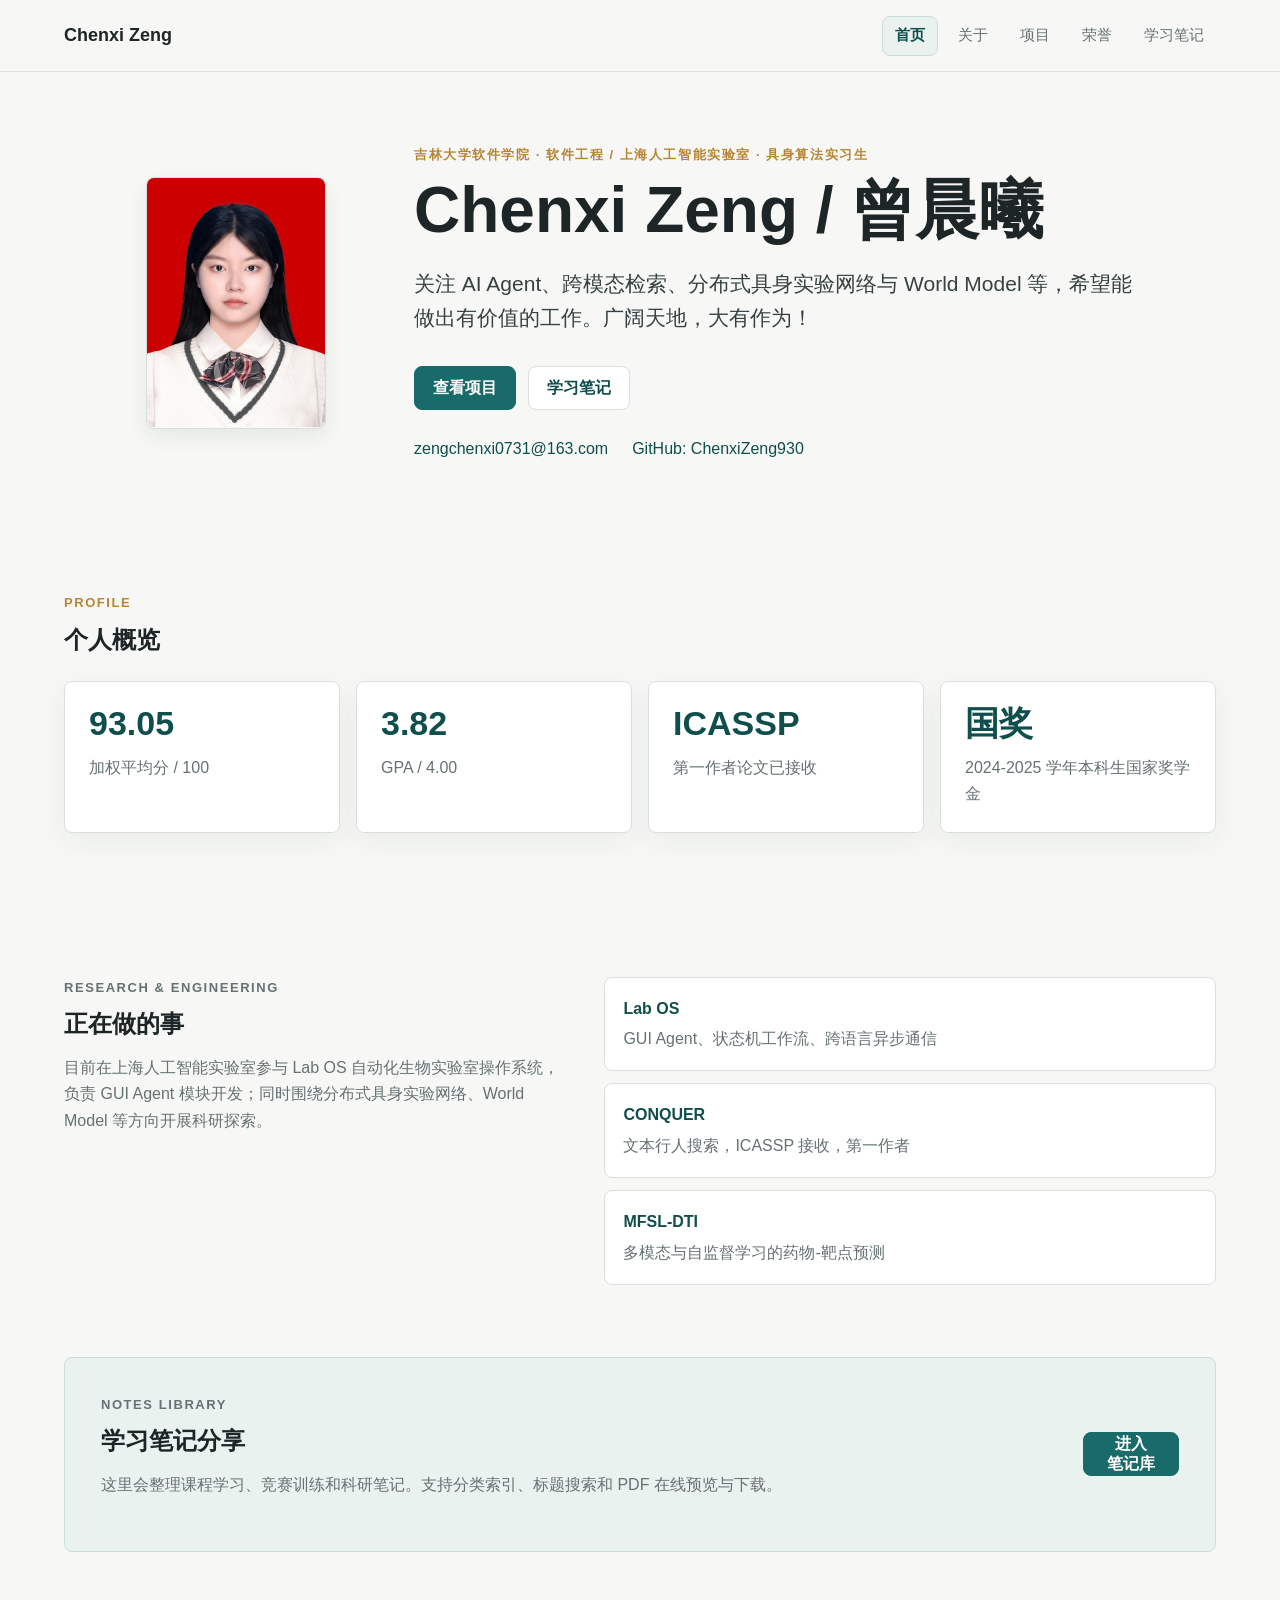
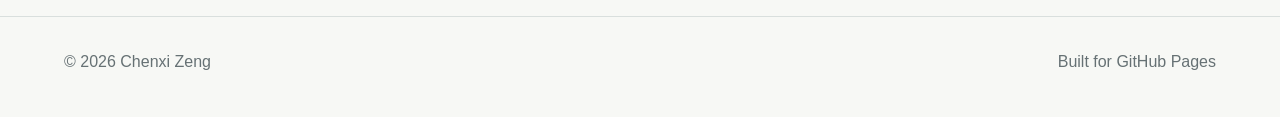
<file: index.html>
<!doctype html>
<html lang="zh-CN">
  <head>
    <meta charset="utf-8">
    <meta name="viewport" content="width=device-width, initial-scale=1">
    <title>Chenxi Zeng / 曾晨曦</title>
    <meta name="description" content="Chenxi Zeng / 曾晨曦的个人网站：软件工程、AI Agent、跨模态检索、生物医药 AI 与学习笔记。">
    <link rel="stylesheet" href="styles.css?v=20260621-hero-spacing">
  </head>
  <body>
    <header class="site-header">
      <a class="brand" href="index.html">Chenxi Zeng</a>
      <nav class="nav" aria-label="主导航">
        
        <a class="home-link" aria-current="page" href="index.html">首页</a>
        <a href="about.html">关于</a>
        <a href="projects.html">项目</a>
        <a href="honors.html">荣誉</a>
        <a href="notes.html">学习笔记</a>
      </nav>
    </header>

    <main>
      <section class="hero">
        <div class="portrait-wrap" aria-label="Chenxi Zeng 证件照">
          <img src="assets/chenxi-zeng-portrait.jpg" alt="Chenxi Zeng / 曾晨曦">
        </div>
        <div class="hero-copy">
          <p class="eyebrow">吉林大学软件学院 · 软件工程 / 上海人工智能实验室 · 具身算法实习生</p>
          <h1>Chenxi Zeng / 曾晨曦</h1>
          <p class="lead">
            关注 AI Agent、跨模态检索、分布式具身实验网络与 World Model 等，希望能做出有价值的工作。广阔天地，大有作为！
          </p>
          <div class="hero-actions">
            <a class="button primary" href="projects.html">查看项目</a>
            <a class="button secondary" href="notes.html">学习笔记</a>
          </div>
          <div class="contact-row" aria-label="联系方式">
            <a href="mailto:zengchenxi0731@163.com">zengchenxi0731@163.com</a>
            <a href="https://github.com/ChenxiZeng930">GitHub: ChenxiZeng930</a>
          </div>
        </div>
      </section>

      <section class="section">
        <div class="section-head">
          <p class="eyebrow">Profile</p>
          <h2>个人概览</h2>
        </div>
        <div class="metric-grid">
          <article class="metric">
            <span>93.05</span>
            <p>加权平均分 / 100</p>
          </article>
          <article class="metric">
            <span>3.82</span>
            <p>GPA / 4.00</p>
          </article>
          <article class="metric">
            <span>ICASSP</span>
            <p>第一作者论文已接收</p>
          </article>
          <article class="metric">
            <span>国奖</span>
            <p>2024-2025 学年本科生国家奖学金</p>
          </article>
        </div>
      </section>

      <section class="section split">
        <div>
          <p class="eyebrow">Research & Engineering</p>
          <h2>正在做的事</h2>
          <p>
            目前在上海人工智能实验室参与 Lab OS 自动化生物实验室操作系统，负责 GUI Agent 模块开发；同时围绕分布式具身实验网络、World Model 等方向开展科研探索。
          </p>
        </div>
        <div class="feature-list">
          <a class="feature-item" href="projects.html#lab-os">
            <strong>Lab OS</strong>
            <span>GUI Agent、状态机工作流、跨语言异步通信</span>
          </a>
          <a class="feature-item" href="projects.html#conquer">
            <strong>CONQUER</strong>
            <span>文本行人搜索，ICASSP 接收，第一作者</span>
          </a>
          <a class="feature-item" href="projects.html#mfsl-dti">
            <strong>MFSL-DTI</strong>
            <span>多模态与自监督学习的药物-靶点预测</span>
          </a>
        </div>
      </section>

      <section class="section notes-callout">
        <div>
          <p class="eyebrow">Notes Library</p>
          <h2>学习笔记分享</h2>
          <p>
            这里会整理课程学习、竞赛训练和科研笔记。支持分类索引、标题搜索和 PDF 在线预览与下载。
          </p>
        </div>
        <a class="button primary" href="notes.html">进入<br>笔记库</a>
      </section>
    </main>

    <footer class="site-footer">
      <span>© 2026 Chenxi Zeng</span>
      <span>Built for GitHub Pages</span>
    </footer>
  </body>
</html>
</file>
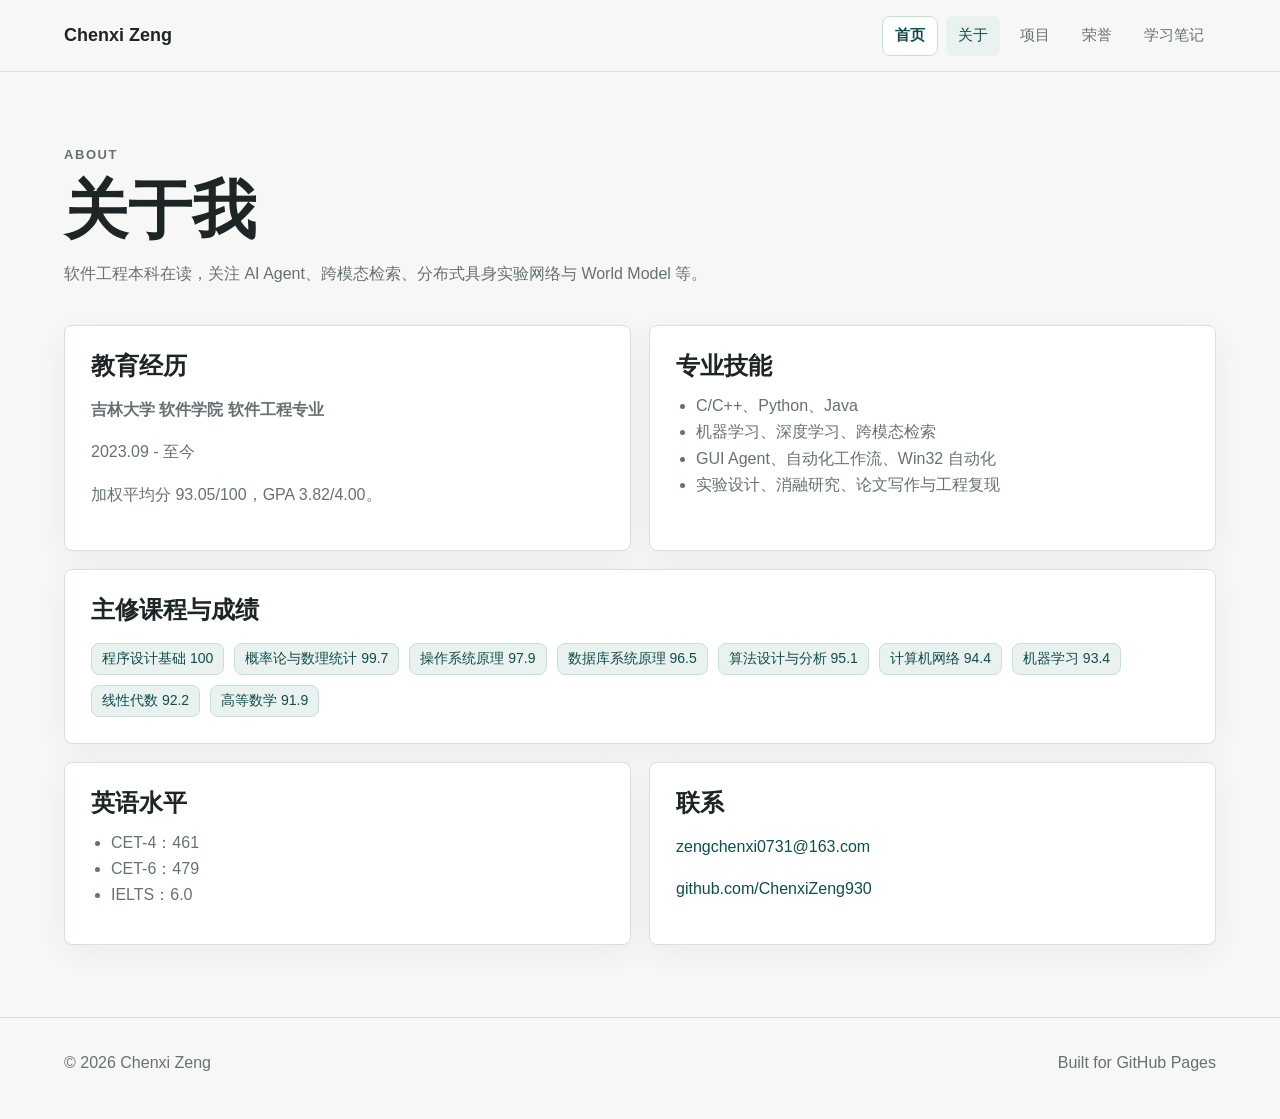
<file: about.html>
<!doctype html>
<html lang="zh-CN">
  <head>
    <meta charset="utf-8">
    <meta name="viewport" content="width=device-width, initial-scale=1">
    <title>关于 - Chenxi Zeng</title>
    <link rel="stylesheet" href="styles.css?v=20260621-hero-spacing">
  </head>
  <body>
    <header class="site-header">
      <a class="brand" href="index.html">Chenxi Zeng</a>
      <nav class="nav" aria-label="主导航">
        
        <a class="home-link" href="index.html">首页</a><a aria-current="page" href="about.html">关于</a>
        <a href="projects.html">项目</a>
        <a href="honors.html">荣誉</a>
        <a href="notes.html">学习笔记</a>
      </nav>
    </header>

    <main class="page">
      <section class="page-title">
        <p class="eyebrow">About</p>
        <h1>关于我</h1>
        <p>软件工程本科在读，关注 AI Agent、跨模态检索、分布式具身实验网络与 World Model 等。</p>
      </section>

      <section class="content-grid">
        <article class="panel">
          <h2>教育经历</h2>
          <p><strong>吉林大学 软件学院 软件工程专业</strong></p>
          <p>2023.09 - 至今</p>
          <p>加权平均分 93.05/100，GPA 3.82/4.00。</p>
        </article>

        <article class="panel">
          <h2>专业技能</h2>
          <ul class="clean-list">
            <li>C/C++、Python、Java</li>
            <li>机器学习、深度学习、跨模态检索</li>
            <li>GUI Agent、自动化工作流、Win32 自动化</li>
            <li>实验设计、消融研究、论文写作与工程复现</li>
          </ul>
        </article>

        <article class="panel wide">
          <h2>主修课程与成绩</h2>
          <div class="tag-list">
            <span>程序设计基础 100</span>
            <span>概率论与数理统计 99.7</span>
            <span>操作系统原理 97.9</span>
            <span>数据库系统原理 96.5</span>
            <span>算法设计与分析 95.1</span>
            <span>计算机网络 94.4</span>
            <span>机器学习 93.4</span>
            <span>线性代数 92.2</span>
            <span>高等数学 91.9</span>
          </div>
        </article>

        <article class="panel">
          <h2>英语水平</h2>
          <ul class="clean-list">
            <li>CET-4：461</li>
            <li>CET-6：479</li>
            <li>IELTS：6.0</li>
          </ul>
        </article>

        <article class="panel">
          <h2>联系</h2>
          <p><a href="mailto:zengchenxi0731@163.com">zengchenxi0731@163.com</a></p>
          <p><a href="https://github.com/ChenxiZeng930">github.com/ChenxiZeng930</a></p>
        </article>
      </section>
    </main>

    <footer class="site-footer">
      <span>© 2026 Chenxi Zeng</span>
      <span>Built for GitHub Pages</span>
    </footer>
  </body>
</html>
</file>
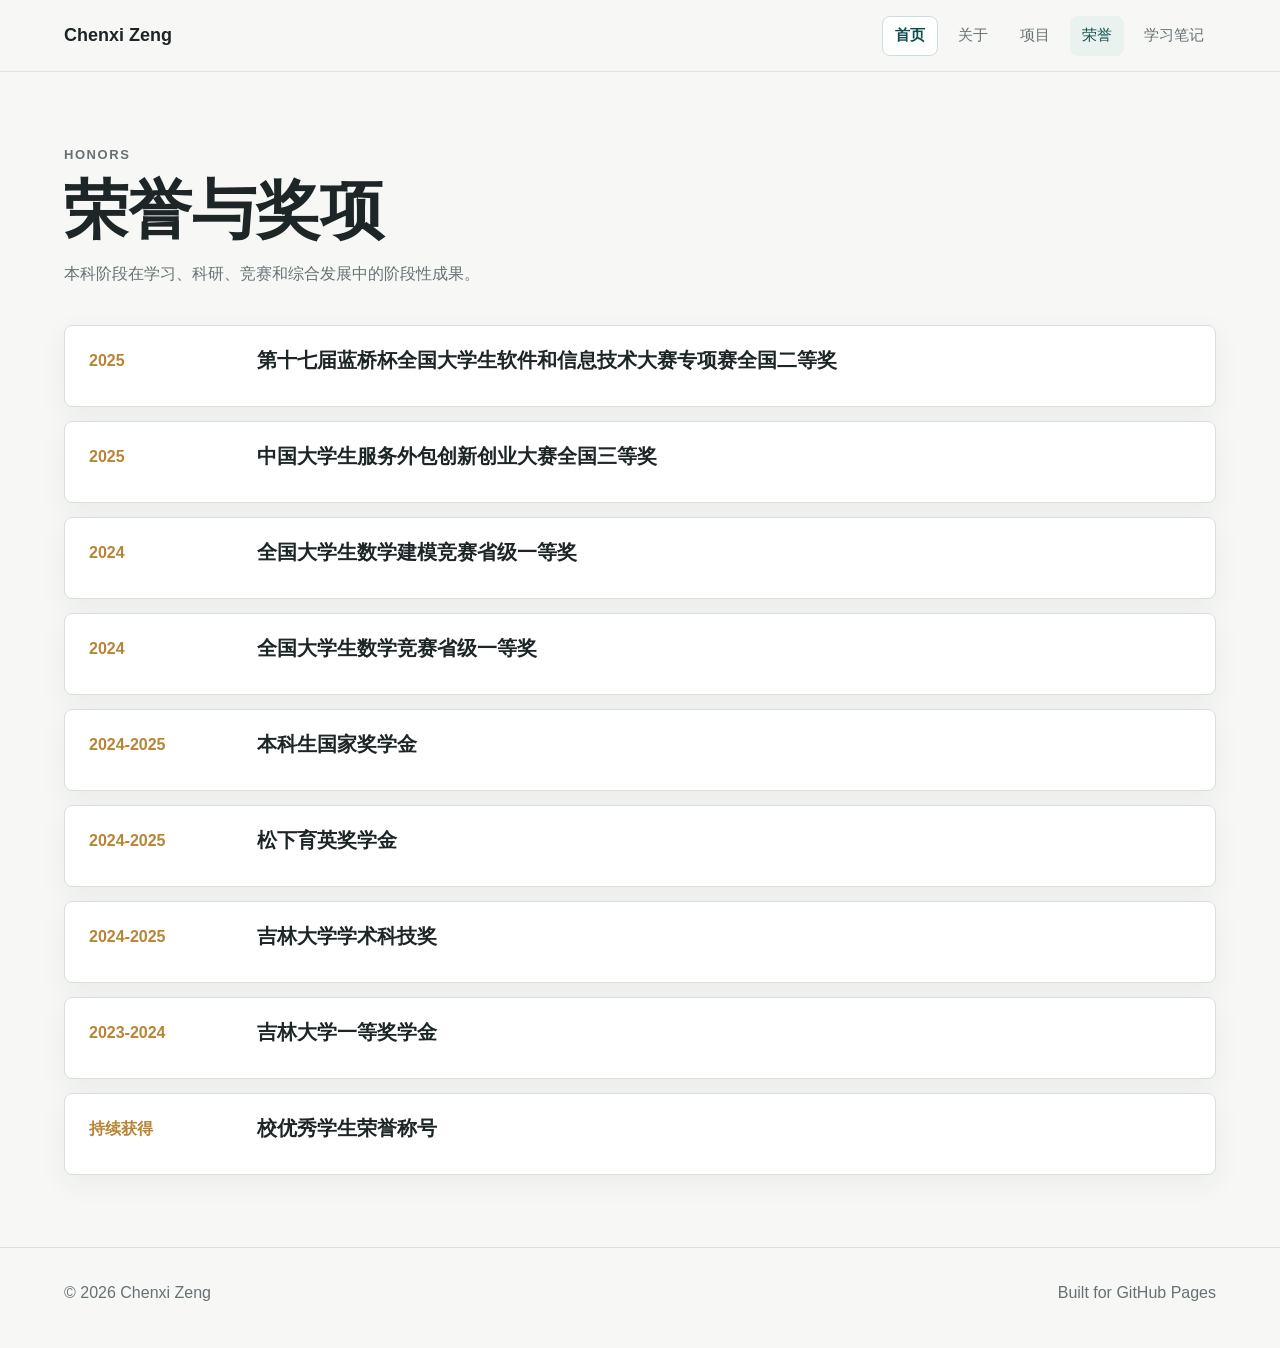
<file: honors.html>
<!doctype html>
<html lang="zh-CN">
  <head>
    <meta charset="utf-8">
    <meta name="viewport" content="width=device-width, initial-scale=1">
    <title>荣誉 - Chenxi Zeng</title>
    <link rel="stylesheet" href="styles.css?v=20260621-hero-spacing">
  </head>
  <body>
    <header class="site-header">
      <a class="brand" href="index.html">Chenxi Zeng</a>
      <nav class="nav" aria-label="主导航">
        
        <a class="home-link" href="index.html">首页</a>
        <a href="about.html">关于</a>
        <a href="projects.html">项目</a>
        <a aria-current="page" href="honors.html">荣誉</a>
        <a href="notes.html">学习笔记</a>
      </nav>
    </header>

    <main class="page">
      <section class="page-title">
        <p class="eyebrow">Honors</p>
        <h1>荣誉与奖项</h1>
        <p>本科阶段在学习、科研、竞赛和综合发展中的阶段性成果。</p>
      </section>

      <section class="timeline">
        <article>
          <span>2025</span>
          <h2>第十七届蓝桥杯全国大学生软件和信息技术大赛专项赛全国二等奖</h2>
        </article>
        <article>
          <span>2025</span>
          <h2>中国大学生服务外包创新创业大赛全国三等奖</h2>
        </article>
        <article>
          <span>2024</span>
          <h2>全国大学生数学建模竞赛省级一等奖</h2>
        </article>
        <article>
          <span>2024</span>
          <h2>全国大学生数学竞赛省级一等奖</h2>
        </article>
        <article>
          <span>2024-2025</span>
          <h2>本科生国家奖学金</h2>
        </article>
        <article>
          <span>2024-2025</span>
          <h2>松下育英奖学金</h2>
        </article>
        <article>
          <span>2024-2025</span>
          <h2>吉林大学学术科技奖</h2>
        </article>
        <article>
          <span>2023-2024</span>
          <h2>吉林大学一等奖学金</h2>
        </article>
        <article>
          <span>持续获得</span>
          <h2>校优秀学生荣誉称号</h2>
        </article>
      </section>
    </main>

    <footer class="site-footer">
      <span>© 2026 Chenxi Zeng</span>
      <span>Built for GitHub Pages</span>
    </footer>
  </body>
</html>
</file>
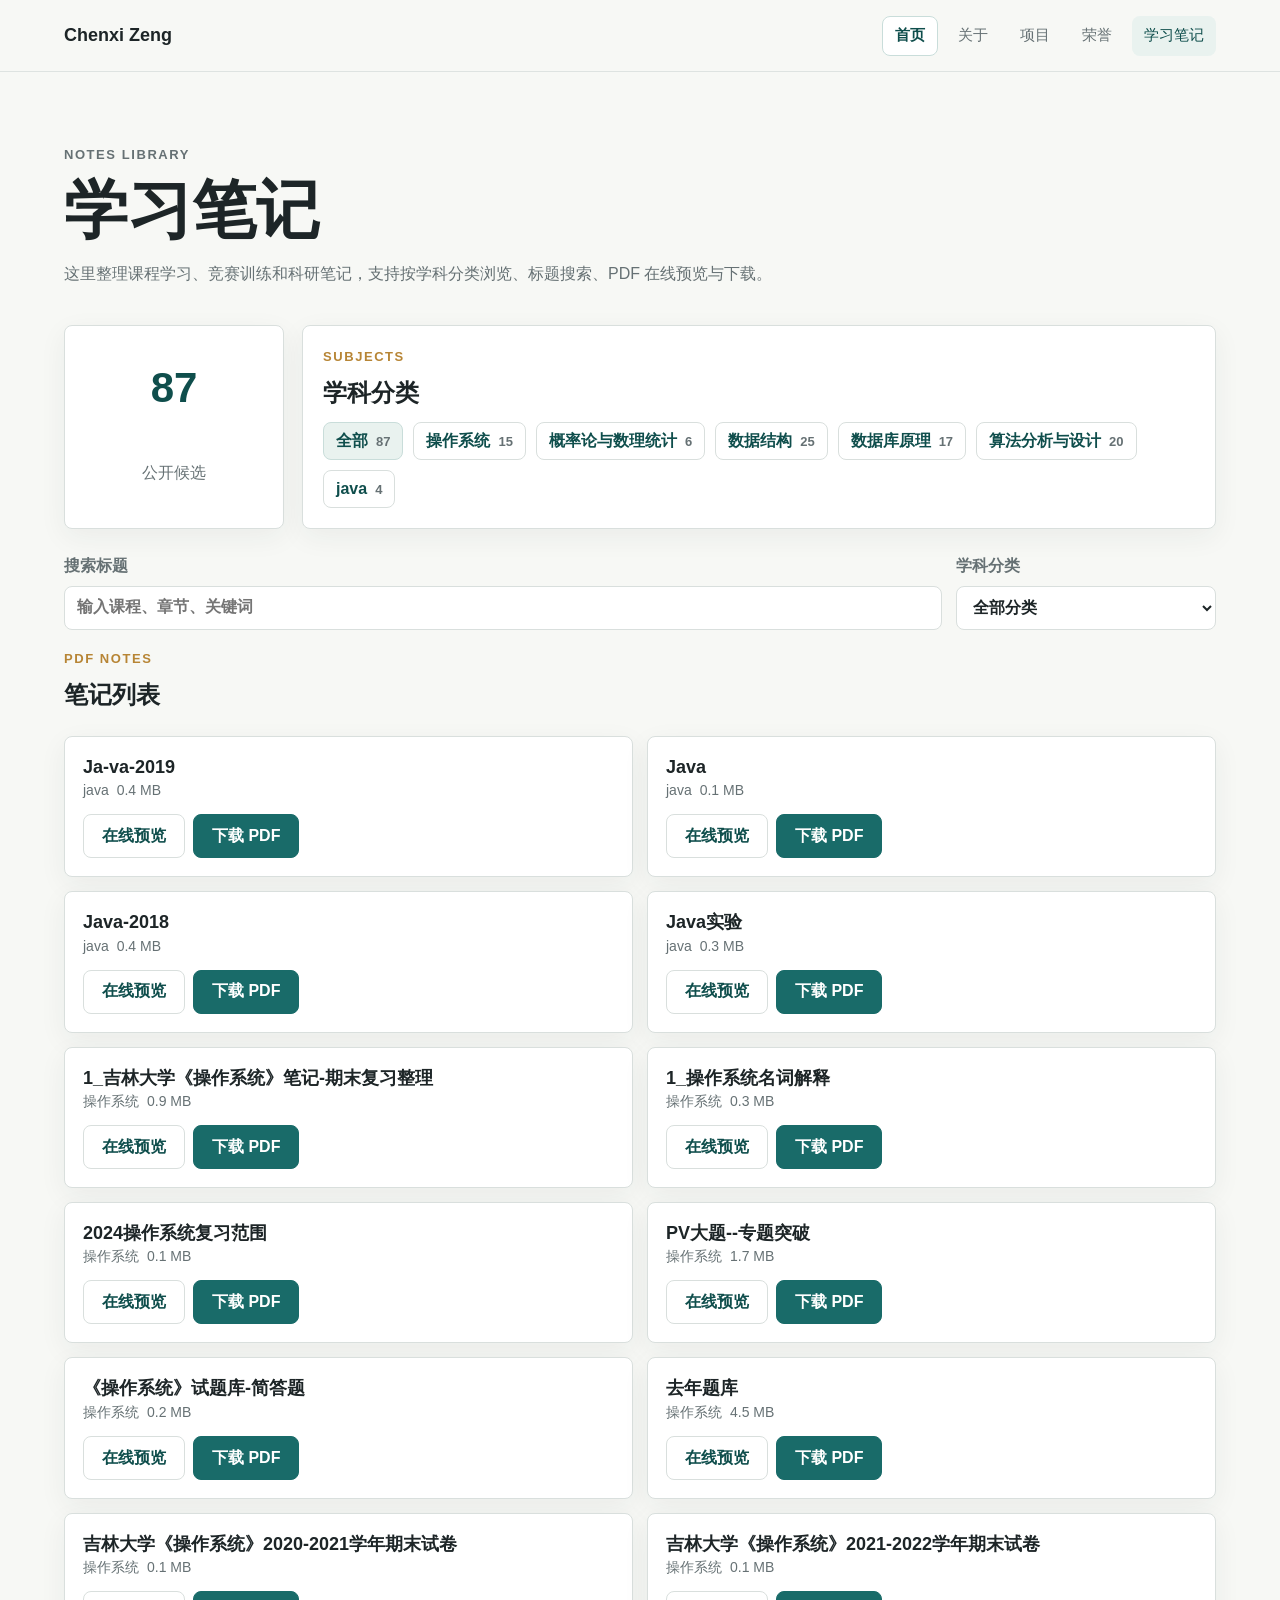
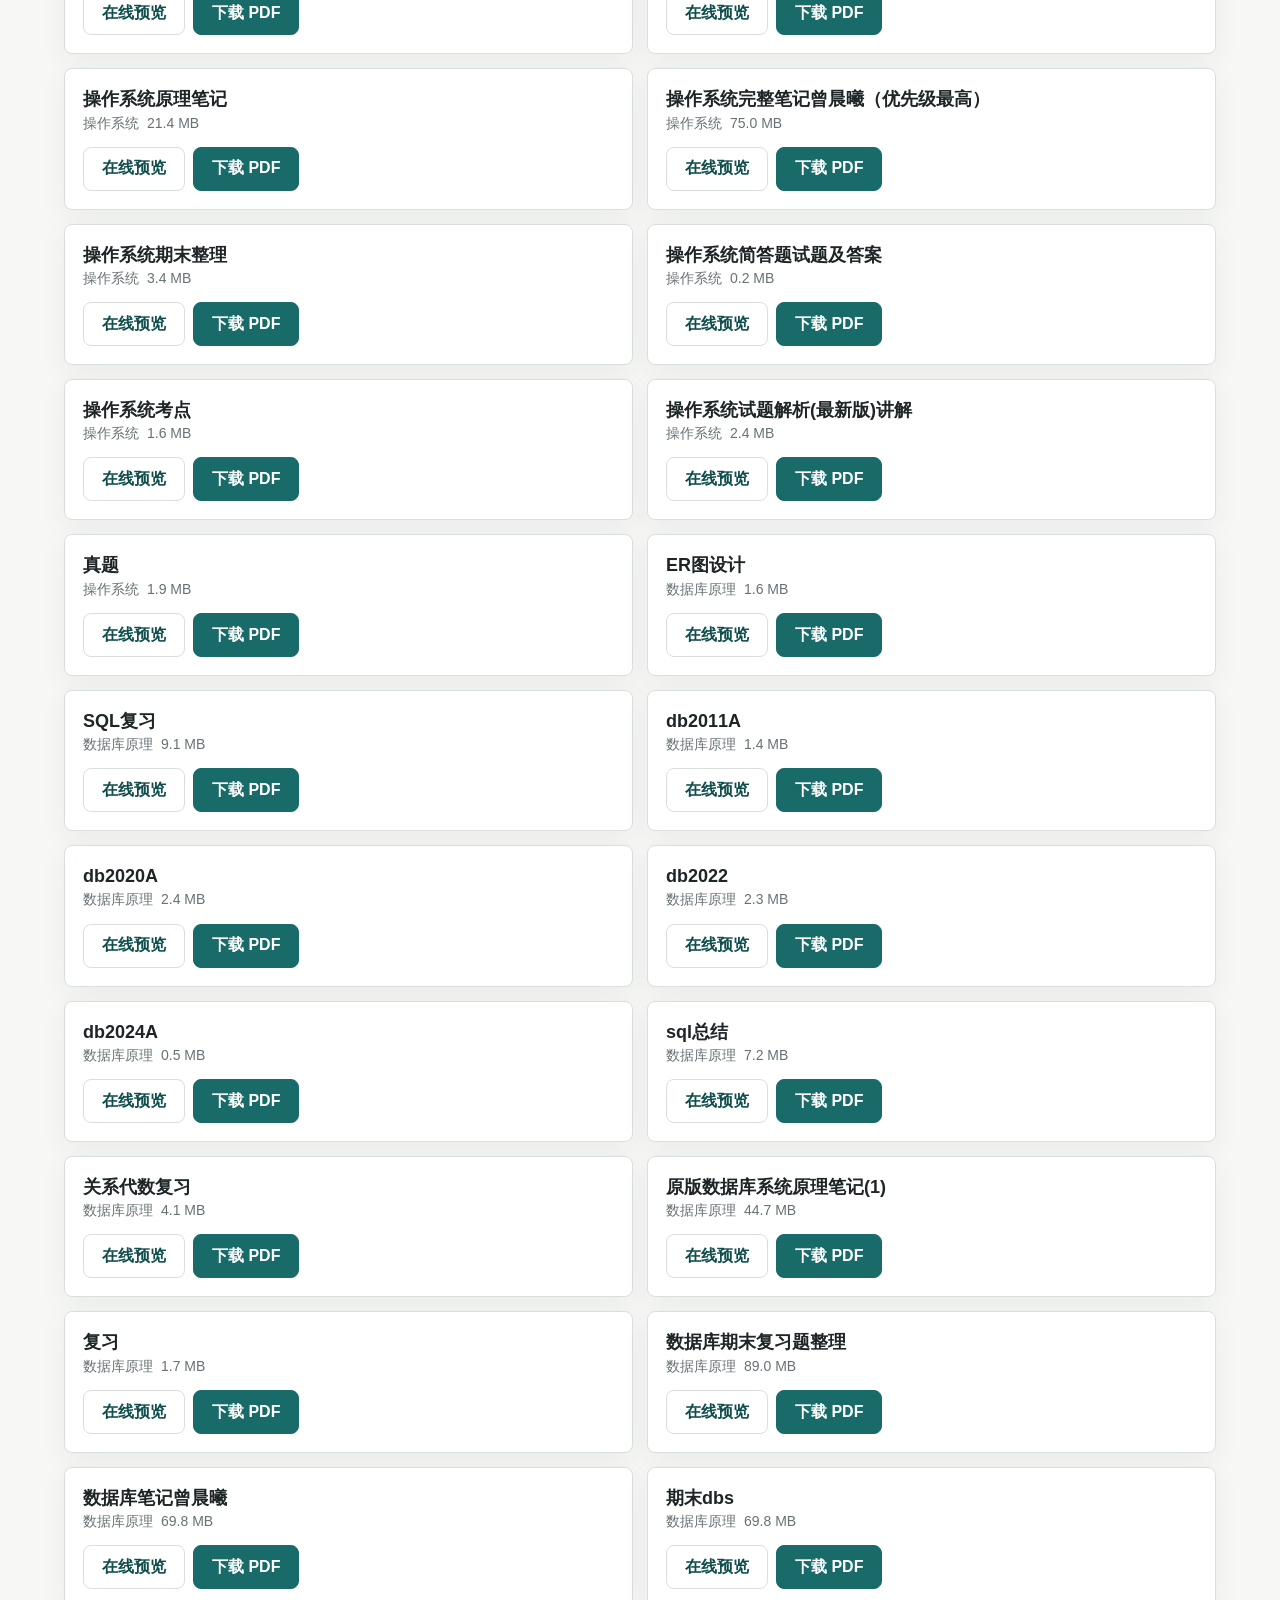
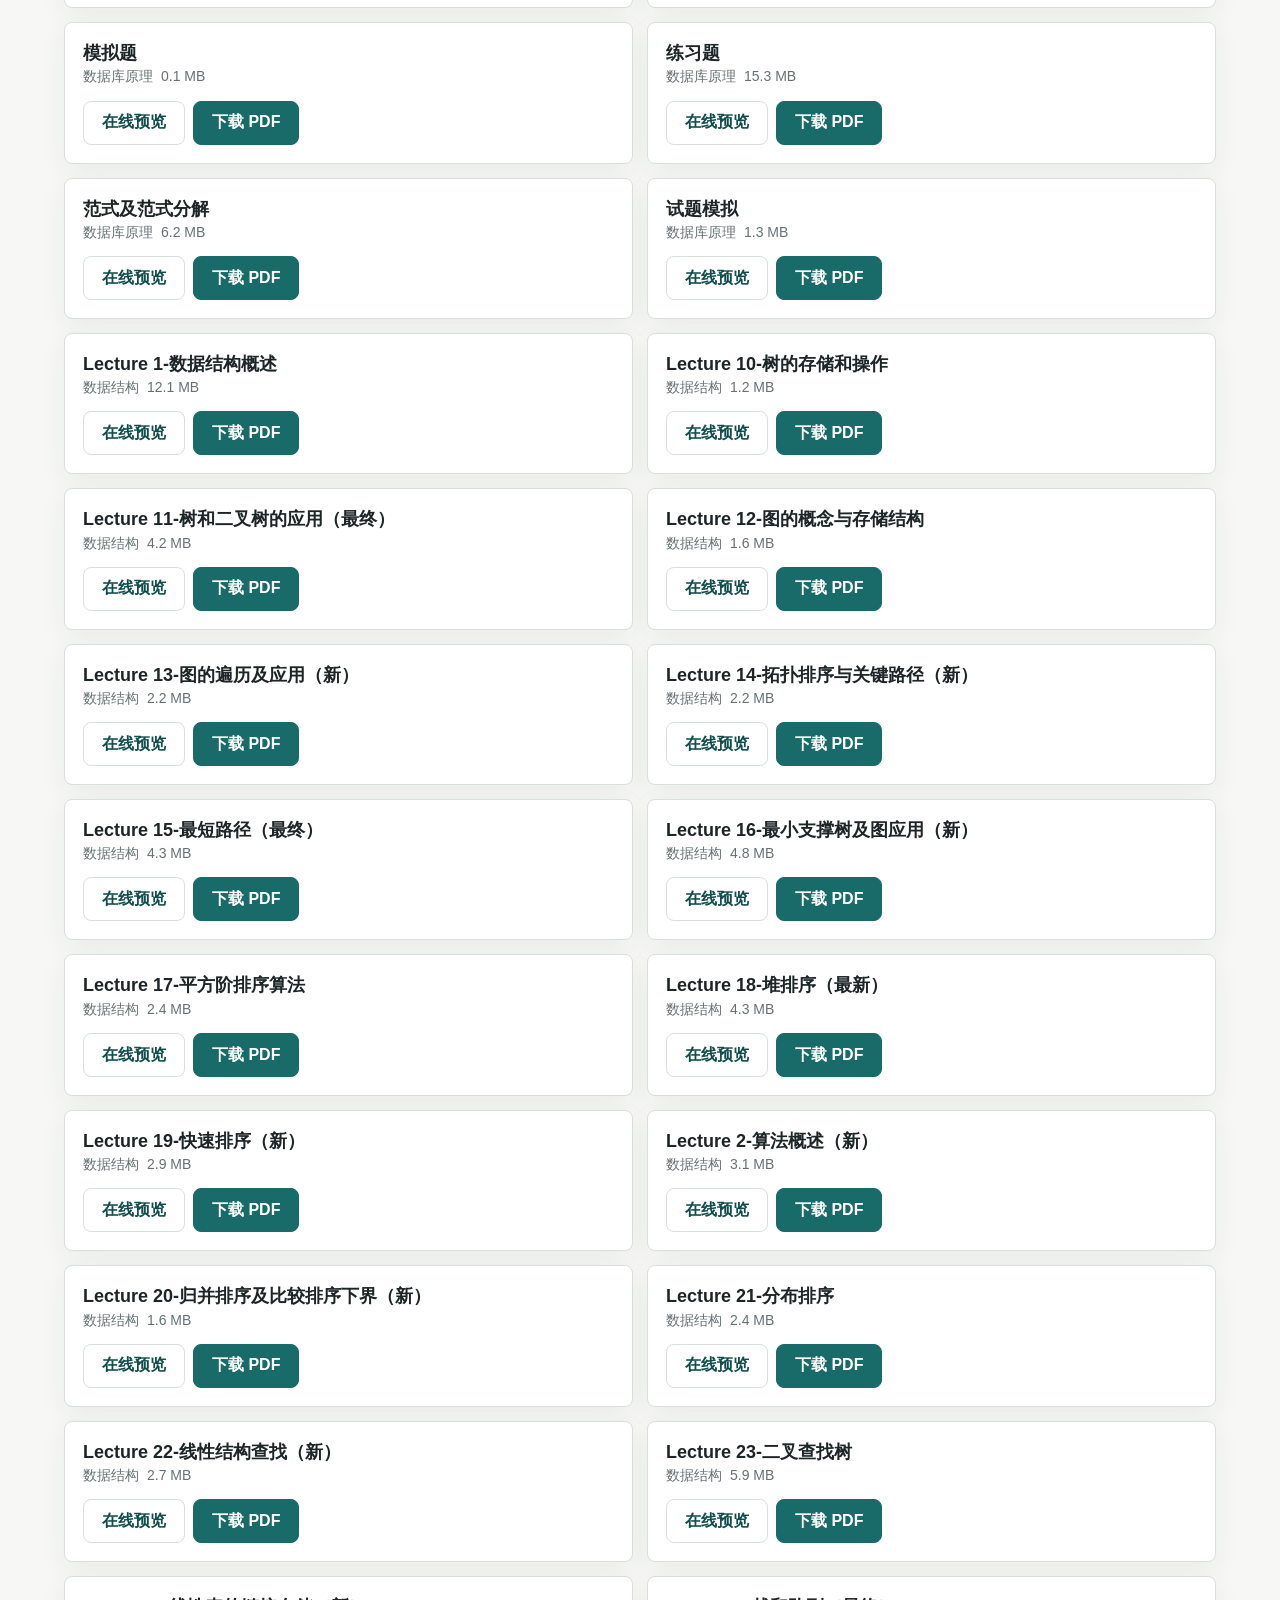
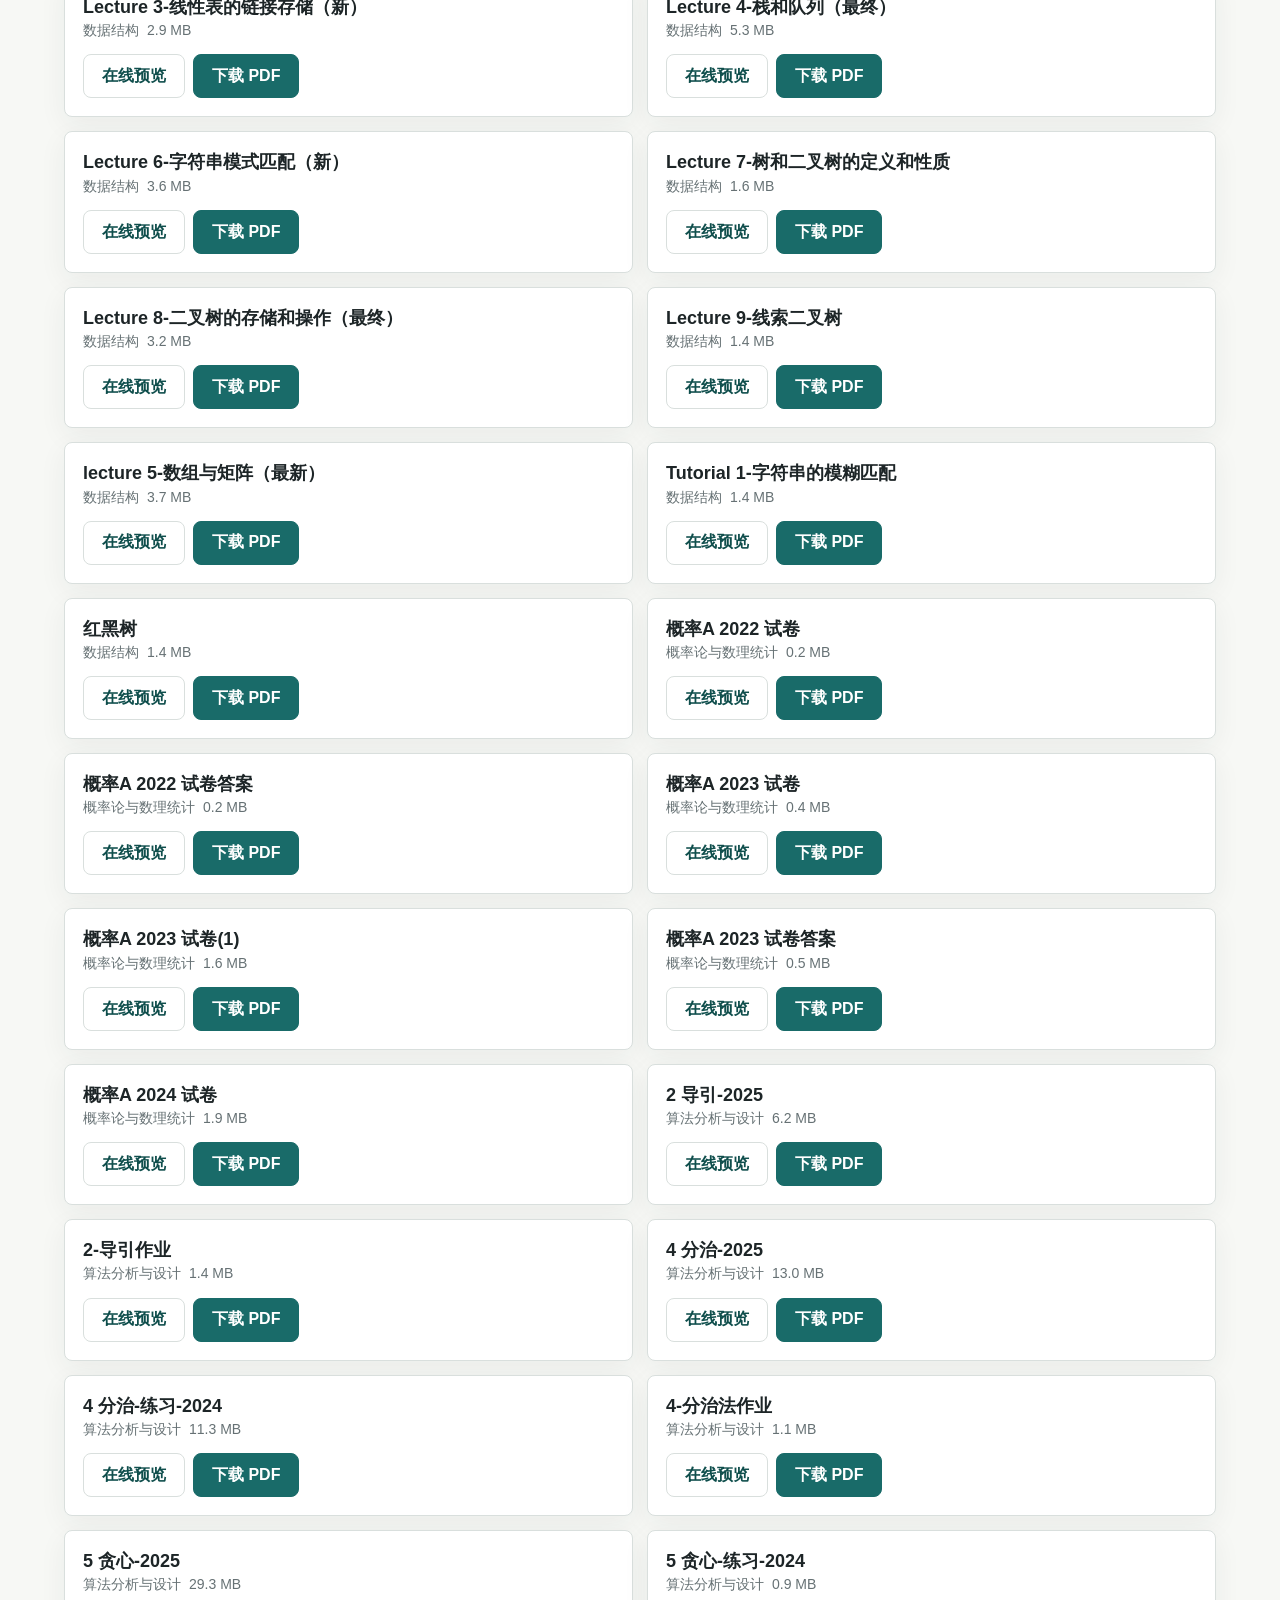
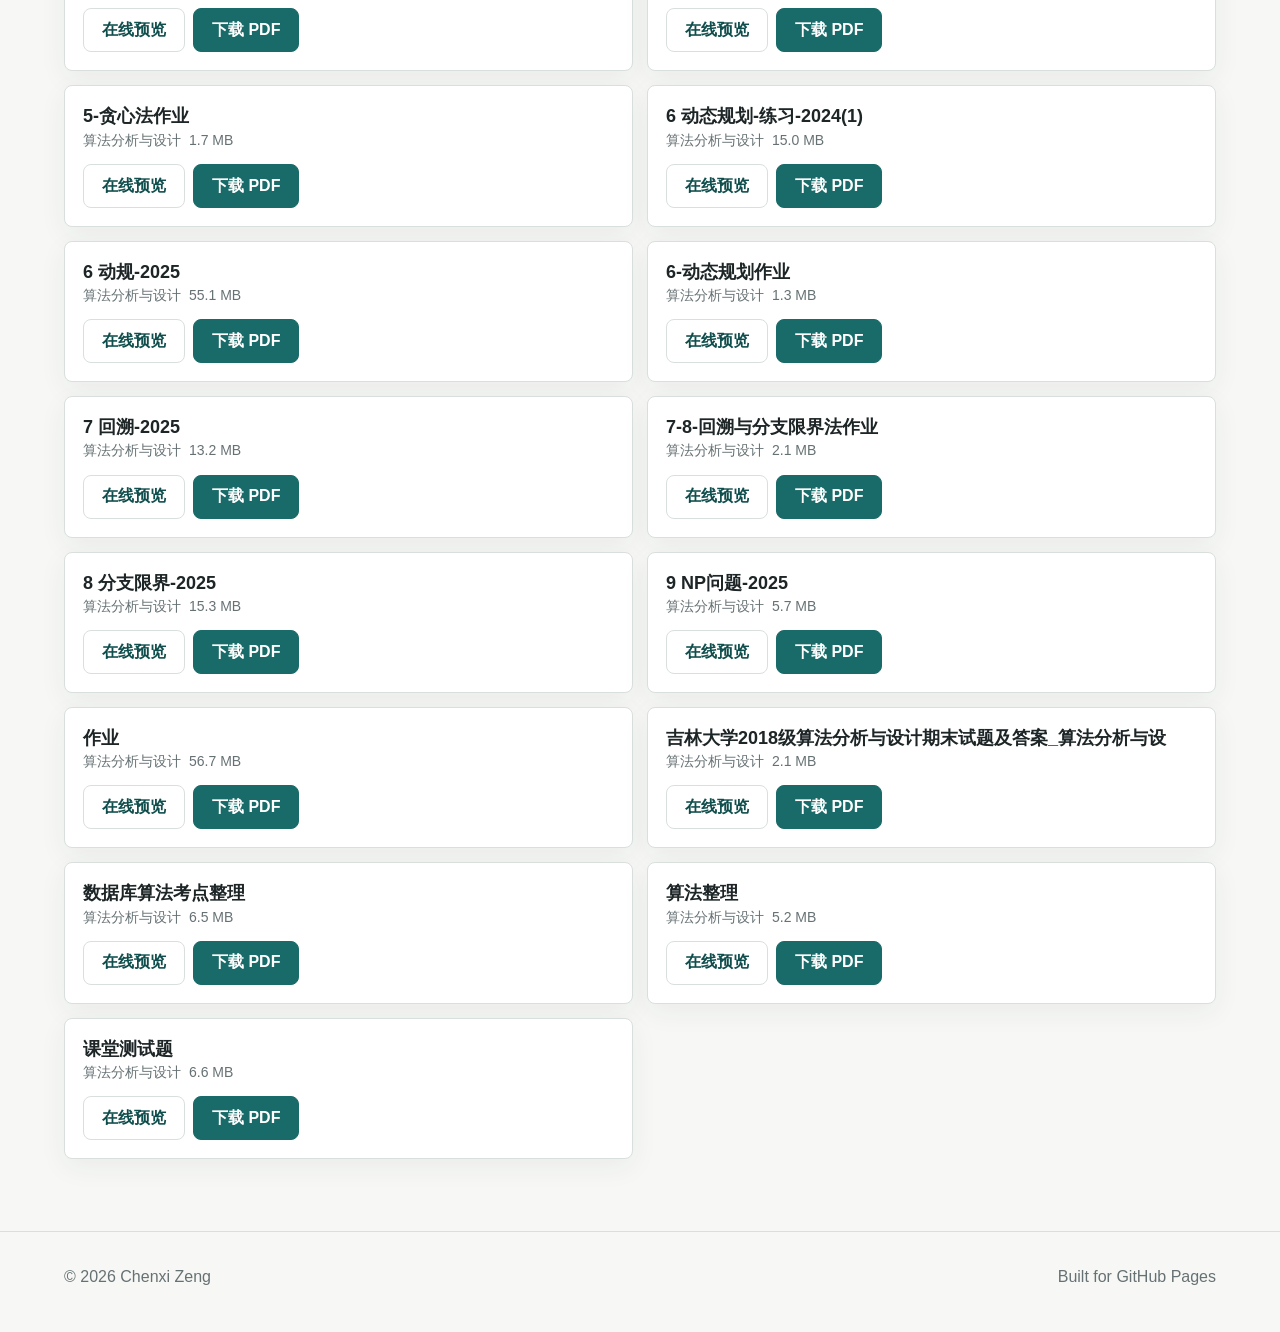
<file: notes.html>
<!doctype html>
<html lang="zh-CN">
  <head>
    <meta charset="utf-8">
    <meta name="viewport" content="width=device-width, initial-scale=1">
    <title>学习笔记 - Chenxi Zeng</title>
    <link rel="stylesheet" href="styles.css?v=20260621-hero-spacing">
  </head>
  <body>
    <header class="site-header">
      <a class="brand" href="index.html">Chenxi Zeng</a>
      <nav class="nav" aria-label="主导航">
        <a class="home-link" href="index.html">首页</a>
        <a href="about.html">关于</a>
        <a href="projects.html">项目</a>
        <a href="honors.html">荣誉</a>
        <a aria-current="page" href="notes.html">学习笔记</a>
      </nav>
    </header>

    <main class="page notes-page">
      <section class="page-title">
        <p class="eyebrow">Notes Library</p>
        <h1>学习笔记</h1>
        <p>这里整理课程学习、竞赛训练和科研笔记，支持按学科分类浏览、标题搜索、PDF 在线预览与下载。</p>
      </section>

      <section class="notes-overview" aria-label="笔记概览">
        <article class="notes-stat-card">
          <span id="publicCount">87</span>
          <p>公开候选</p>
        </article>
        <aside class="category-panel" aria-label="学科分类">
          <div class="category-panel-head">
            <p class="eyebrow">Subjects</p>
            <h2>学科分类</h2>
          </div>
          <div id="categoryCards" class="category-cards"></div>
        </aside>
      </section>

      <section class="notes-tools public-notes-tools">
        <label class="search-box">
          <span>搜索标题</span>
          <input id="searchInput" type="search" placeholder="输入课程、章节、关键词">
        </label>
        <label class="select-box">
          <span>学科分类</span>
          <select id="categorySelect">
            <option value="all">全部分类</option>
          </select>
        </label>
      </section>

      <section>
        <div class="section-head compact">
          <p class="eyebrow">PDF Notes</p>
          <h2>笔记列表</h2>
        </div>
        <div id="notesList" class="notes-list" aria-live="polite"></div>
      </section>
    </main>

    <footer class="site-footer">
      <span>© 2026 Chenxi Zeng</span>
      <span>Built for GitHub Pages</span>
    </footer>
    <script src="script.js"></script>
  </body>
</html>
</file>
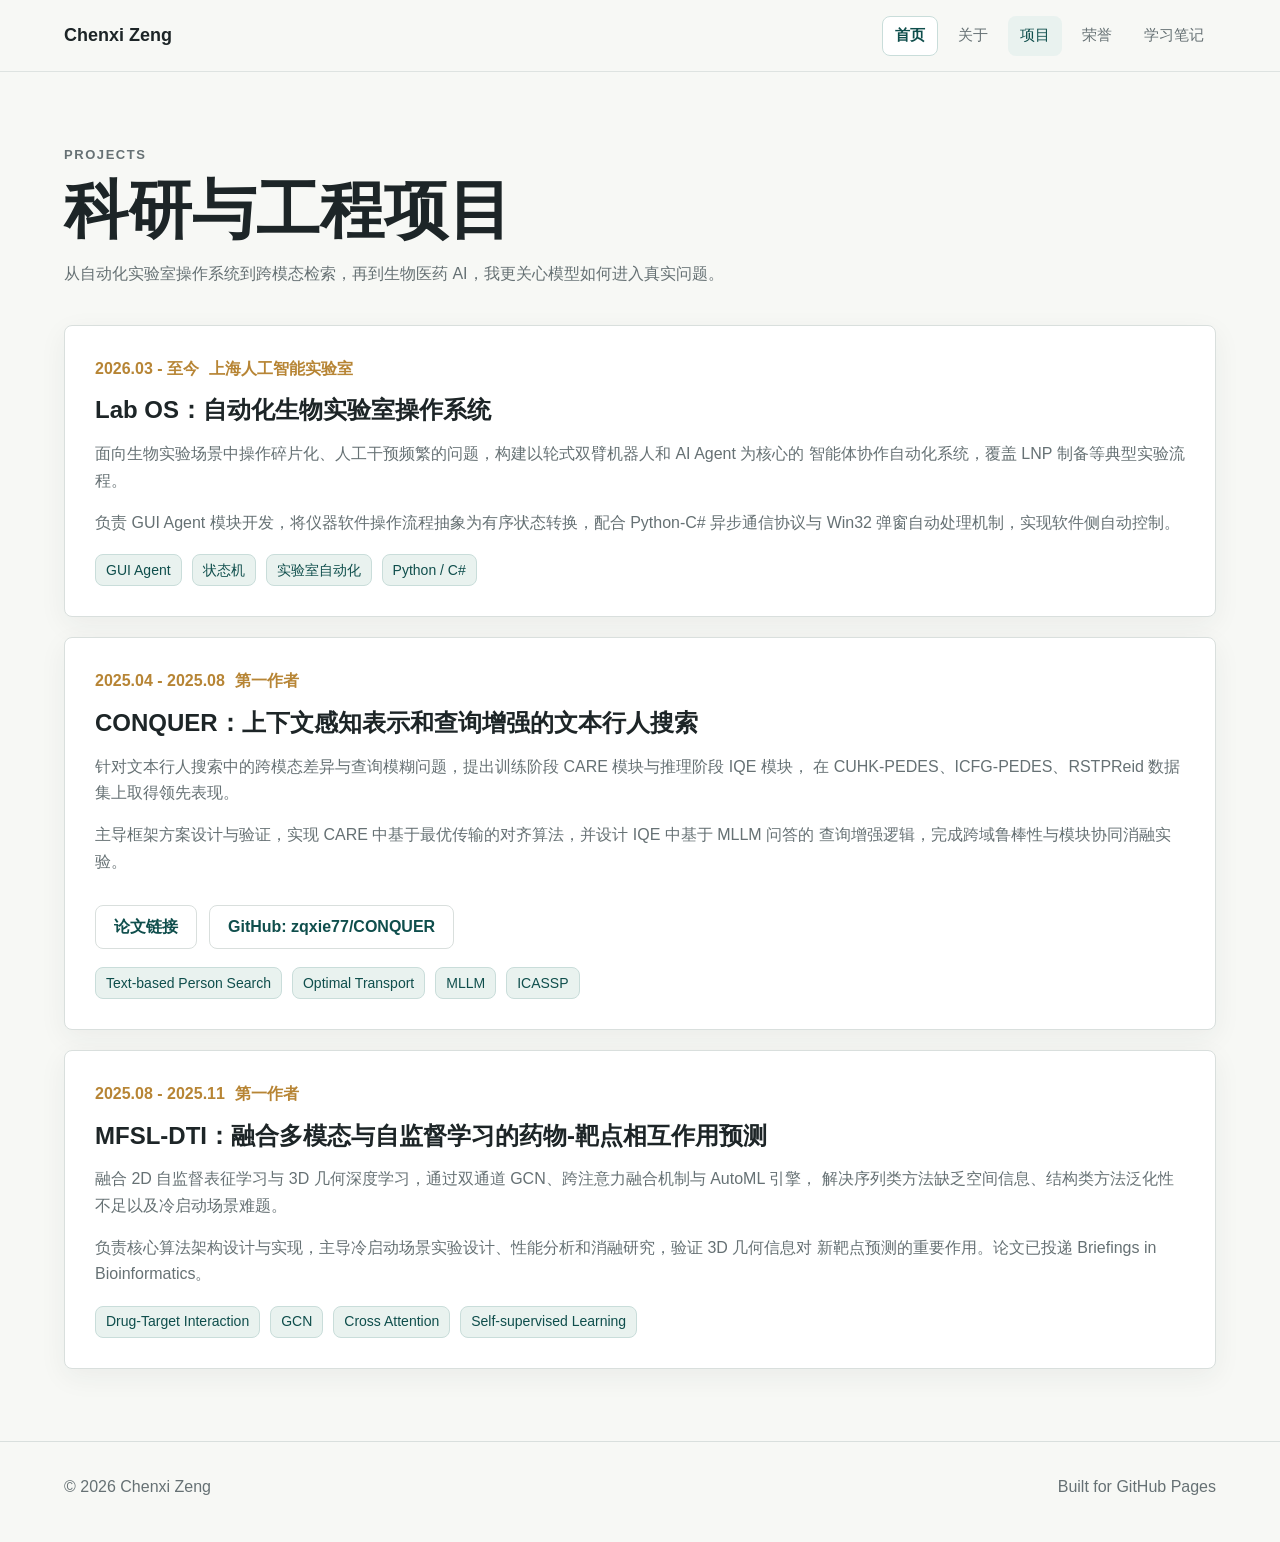
<file: projects.html>
<!doctype html>
<html lang="zh-CN">
  <head>
    <meta charset="utf-8">
    <meta name="viewport" content="width=device-width, initial-scale=1">
    <title>项目 - Chenxi Zeng</title>
    <link rel="stylesheet" href="styles.css?v=20260621-hero-spacing">
  </head>
  <body>
    <header class="site-header">
      <a class="brand" href="index.html">Chenxi Zeng</a>
      <nav class="nav" aria-label="主导航">
        
        <a class="home-link" href="index.html">首页</a>
        <a href="about.html">关于</a>
        <a aria-current="page" href="projects.html">项目</a>
        <a href="honors.html">荣誉</a>
        <a href="notes.html">学习笔记</a>
      </nav>
    </header>

    <main class="page">
      <section class="page-title">
        <p class="eyebrow">Projects</p>
        <h1>科研与工程项目</h1>
        <p>从自动化实验室操作系统到跨模态检索，再到生物医药 AI，我更关心模型如何进入真实问题。</p>
      </section>

      <section class="project-stack">
        <article class="project" id="lab-os">
          <div class="project-meta">
            <span>2026.03 - 至今</span>
            <span>上海人工智能实验室</span>
          </div>
          <h2>Lab OS：自动化生物实验室操作系统</h2>
          <p>
            面向生物实验场景中操作碎片化、人工干预频繁的问题，构建以轮式双臂机器人和 AI Agent 为核心的
            智能体协作自动化系统，覆盖 LNP 制备等典型实验流程。
          </p>
          <p>
            负责 GUI Agent 模块开发，将仪器软件操作流程抽象为有序状态转换，配合 Python-C# 异步通信协议与
            Win32 弹窗自动处理机制，实现软件侧自动控制。
          </p>
          <div class="tag-list">
            <span>GUI Agent</span>
            <span>状态机</span>
            <span>实验室自动化</span>
            <span>Python / C#</span>
          </div>
        </article>

        <article class="project" id="conquer">
          <div class="project-meta">
            <span>2025.04 - 2025.08</span>
            <span>第一作者</span>
          </div>
          <h2>CONQUER：上下文感知表示和查询增强的文本行人搜索</h2>
          <p>
            针对文本行人搜索中的跨模态差异与查询模糊问题，提出训练阶段 CARE 模块与推理阶段 IQE 模块，
            在 CUHK-PEDES、ICFG-PEDES、RSTPReid 数据集上取得领先表现。
          </p>
          <p>
            主导框架方案设计与验证，实现 CARE 中基于最优传输的对齐算法，并设计 IQE 中基于 MLLM 问答的
            查询增强逻辑，完成跨域鲁棒性与模块协同消融实验。
          </p>
          <div class="project-actions">
            <a class="button secondary" href="https://ieeexplore.ieee.org/document/11461248">论文链接</a>
            <a class="button secondary" href="https://github.com/zqxie77/CONQUER">GitHub: zqxie77/CONQUER</a>
          </div>
          <div class="tag-list">
            <span>Text-based Person Search</span>
            <span>Optimal Transport</span>
            <span>MLLM</span>
            <span>ICASSP</span>
          </div>
        </article>

        <article class="project" id="mfsl-dti">
          <div class="project-meta">
            <span>2025.08 - 2025.11</span>
            <span>第一作者</span>
          </div>
          <h2>MFSL-DTI：融合多模态与自监督学习的药物-靶点相互作用预测</h2>
          <p>
            融合 2D 自监督表征学习与 3D 几何深度学习，通过双通道 GCN、跨注意力融合机制与 AutoML 引擎，
            解决序列类方法缺乏空间信息、结构类方法泛化性不足以及冷启动场景难题。
          </p>
          <p>
            负责核心算法架构设计与实现，主导冷启动场景实验设计、性能分析和消融研究，验证 3D 几何信息对
            新靶点预测的重要作用。论文已投递 Briefings in Bioinformatics。
          </p>
          <div class="tag-list">
            <span>Drug-Target Interaction</span>
            <span>GCN</span>
            <span>Cross Attention</span>
            <span>Self-supervised Learning</span>
          </div>
        </article>
      </section>
    </main>

    <footer class="site-footer">
      <span>© 2026 Chenxi Zeng</span>
      <span>Built for GitHub Pages</span>
    </footer>
  </body>
</html>
</file>
<file: styles.css>
:root {
  color-scheme: light;
  --bg: #f7f8f5;
  --surface: #ffffff;
  --ink: #1d2527;
  --muted: #667174;
  --line: #d9dfdd;
  --accent: #196b69;
  --accent-strong: #0f4e4c;
  --soft: #e9f2ef;
  --gold: #b78535;
  --shadow: 0 18px 48px rgba(31, 47, 44, 0.1);
}

* {
  box-sizing: border-box;
}

body {
  margin: 0;
  background: var(--bg);
  color: var(--ink);
  font-family: "Inter", "Segoe UI", "PingFang SC", "Microsoft YaHei", Arial, sans-serif;
  line-height: 1.65;
}

a {
  color: var(--accent-strong);
  text-decoration: none;
}

a:hover {
  text-decoration: underline;
}

.site-header {
  position: sticky;
  top: 0;
  z-index: 10;
  display: flex;
  align-items: center;
  justify-content: space-between;
  gap: 24px;
  min-height: 72px;
  padding: 0 5vw;
  background: rgba(247, 248, 245, 0.92);
  border-bottom: 1px solid rgba(217, 223, 221, 0.8);
  backdrop-filter: blur(16px);
}

.brand {
  color: var(--ink);
  font-size: 18px;
  font-weight: 800;
  letter-spacing: 0;
}

.nav {
  display: flex;
  flex-wrap: wrap;
  justify-content: flex-end;
  gap: 8px;
}

.nav a {
  display: inline-flex;
  align-items: center;
  min-height: 40px;
  padding: 0 12px;
  color: var(--muted);
  border-radius: 8px;
  font-size: 15px;
}

.nav .home-link {
  color: var(--accent-strong);
  border: 1px solid #c9ddda;
  background: #ffffff;
  font-weight: 800;
}

.nav a:hover,
.nav a[aria-current="page"] {
  color: var(--accent-strong);
  background: var(--soft);
  text-decoration: none;
}

main {
  width: min(1160px, 90vw);
  margin: 0 auto;
}

.hero {
  display: grid;
  grid-template-columns: 180px minmax(0, 720px);
  gap: 88px;
  justify-content: center;
  align-items: center;
  min-height: auto;
  padding: 72px 0 58px;
}

.hero h1,
.page-title h1 {
  margin: 0;
  color: var(--ink);
  font-size: 64px;
  line-height: 1.05;
  letter-spacing: 0;
}

.lead {
  max-width: 760px;
  margin: 22px 0 0;
  color: #374143;
  font-size: 21px;
}

.eyebrow {
  margin: 0 0 12px;
  color: var(--gold);
  font-size: 13px;
  font-weight: 800;
  letter-spacing: 0.12em;
  text-transform: uppercase;
}

.hero-actions,
.project-actions {
  display: flex;
  flex-wrap: wrap;
  gap: 12px;
  margin-top: 30px;
}

.button {
  display: inline-flex;
  align-items: center;
  justify-content: center;
  min-height: 44px;
  padding: 0 18px;
  border: 1px solid var(--line);
  border-radius: 8px;
  font-weight: 700;
  text-decoration: none;
}

.button:hover {
  text-decoration: none;
}

.button.primary {
  border-color: var(--accent);
  background: var(--accent);
  color: #ffffff;
}

.button.secondary {
  background: #ffffff;
  color: var(--accent-strong);
}

.button.disabled {
  color: #879093;
  background: #f0f2f1;
  cursor: not-allowed;
}

.contact-row {
  display: flex;
  flex-wrap: wrap;
  gap: 12px 24px;
  margin-top: 26px;
  color: var(--muted);
}

.portrait-wrap {
  width: 180px;
  min-height: 252px;
  justify-self: start;
  overflow: hidden;
  border-radius: 8px;
  background: #f7f8f5;
  border: 1px solid var(--line);
  box-shadow: 0 8px 20px rgba(31, 47, 44, 0.08);
}

.portrait-wrap img {
  width: 100%;
  height: 100%;
  object-fit: contain;
  display: block;
}

.section,
.page {
  padding: 72px 0;
}

.section-head {
  margin-bottom: 26px;
}

.section-head h2,
.notes-callout h2,
.split h2,
.panel h2,
.project h2,
.timeline h2,
.section-head.compact h2 {
  margin: 0 0 12px;
  color: var(--ink);
  line-height: 1.2;
  letter-spacing: 0;
}

.metric-grid {
  display: grid;
  grid-template-columns: repeat(4, minmax(0, 1fr));
  gap: 16px;
}

.metric,
.panel,
.project,
.timeline article,
.notes-dashboard article,
.notes-stat-card,
.notice,
.note-card {
  background: var(--surface);
  border: 1px solid var(--line);
  border-radius: 8px;
  box-shadow: 0 8px 28px rgba(31, 47, 44, 0.06);
}

.metric {
  padding: 24px;
}

.metric span,
.notes-dashboard span {
  color: var(--accent-strong);
  font-size: 34px;
  font-weight: 850;
  line-height: 1;
}

.metric p,
.notes-dashboard p {
  margin: 12px 0 0;
  color: var(--muted);
}

.split {
  display: grid;
  grid-template-columns: minmax(0, 0.9fr) minmax(0, 1.1fr);
  gap: 40px;
  align-items: start;
}

.split p,
.notes-callout p,
.page-title p,
.panel p,
.project p,
.notice p {
  color: var(--muted);
}

.feature-list {
  display: grid;
  gap: 12px;
}

.feature-item {
  display: grid;
  gap: 4px;
  padding: 18px;
  background: #ffffff;
  border: 1px solid var(--line);
  border-radius: 8px;
}

.feature-item span {
  color: var(--muted);
}

.notes-callout {
  display: flex;
  align-items: center;
  justify-content: space-between;
  gap: 24px;
  padding: 36px;
  margin-bottom: 64px;
  background: var(--soft);
  border: 1px solid #c9ddda;
  border-radius: 8px;
}

.site-footer {
  display: flex;
  justify-content: space-between;
  gap: 16px;
  padding: 32px 5vw 42px;
  color: var(--muted);
  border-top: 1px solid var(--line);
}

.page-title {
  max-width: 780px;
  margin-bottom: 38px;
}

.content-grid {
  display: grid;
  grid-template-columns: repeat(2, minmax(0, 1fr));
  gap: 18px;
}

.panel {
  padding: 26px;
}

.panel.wide {
  grid-column: 1 / -1;
}

.clean-list {
  margin: 0;
  padding-left: 20px;
  color: var(--muted);
}

.tag-list {
  display: flex;
  flex-wrap: wrap;
  gap: 10px;
  margin-top: 18px;
}

.tag-list span {
  display: inline-flex;
  align-items: center;
  min-height: 32px;
  padding: 0 10px;
  color: var(--accent-strong);
  background: var(--soft);
  border: 1px solid #c9ddda;
  border-radius: 8px;
  font-size: 14px;
}

.project-stack {
  display: grid;
  gap: 20px;
}

.project {
  padding: 30px;
}

.project-meta {
  display: flex;
  flex-wrap: wrap;
  gap: 10px;
  margin-bottom: 14px;
  color: var(--gold);
  font-weight: 750;
}

.timeline {
  display: grid;
  gap: 14px;
}

.timeline article {
  display: grid;
  grid-template-columns: 150px minmax(0, 1fr);
  gap: 18px;
  align-items: start;
  padding: 22px 24px;
}

.timeline span {
  color: var(--gold);
  font-weight: 850;
}

.timeline h2 {
  font-size: 20px;
}

.timeline p {
  grid-column: 2;
  margin: -8px 0 0;
  color: var(--muted);
}

.notes-dashboard {
  display: grid;
  grid-template-columns: repeat(4, minmax(0, 1fr));
  gap: 16px;
  margin-bottom: 22px;
}

.notes-dashboard article,
.notes-stat-card {
  padding: 20px;
}

.notes-tools {
  display: grid;
  grid-template-columns: minmax(220px, 1fr) minmax(190px, 260px) auto;
  gap: 14px;
  align-items: end;
  margin-bottom: 18px;
}

.search-box,
.select-box {
  display: grid;
  gap: 6px;
  color: var(--muted);
  font-weight: 700;
}

input,
select {
  width: 100%;
  min-height: 44px;
  padding: 0 12px;
  color: var(--ink);
  background: #ffffff;
  border: 1px solid var(--line);
  border-radius: 8px;
  font: inherit;
}

.notice {
  padding: 18px 20px;
  margin-bottom: 34px;
}

.notice p {
  margin-bottom: 0;
}

.notes-list {
  display: grid;
  grid-template-columns: repeat(2, minmax(0, 1fr));
  gap: 14px;
}

.note-card {
  display: grid;
  gap: 12px;
  padding: 18px;
}

.note-card h3 {
  margin: 0;
  font-size: 18px;
  line-height: 1.35;
}

.note-meta {
  display: flex;
  flex-wrap: wrap;
  gap: 8px;
  color: var(--muted);
  font-size: 14px;
}

.note-actions {
  display: flex;
  flex-wrap: wrap;
  gap: 8px;
}

.empty {
  padding: 28px;
  color: var(--muted);
  background: #ffffff;
  border: 1px solid var(--line);
  border-radius: 8px;
}

@media (max-width: 900px) {
  .site-header {
    align-items: flex-start;
    flex-direction: column;
    padding-top: 16px;
    padding-bottom: 16px;
  }

  .nav {
    justify-content: flex-start;
  }

  .hero,
  .split,
  .content-grid,
  .notes-tools {
    grid-template-columns: 1fr;
  }

  .hero {
    min-height: auto;
    padding-top: 38px;
  }

  .hero h1,
  .page-title h1 {
    font-size: 44px;
  }

  .lead {
    font-size: 18px;
  }

  .portrait-wrap {
    width: 150px;
    min-height: 210px;
  }

  .metric-grid,
  .notes-dashboard,
  .notes-list {
    grid-template-columns: repeat(2, minmax(0, 1fr));
  }

  .notes-callout {
    align-items: flex-start;
    flex-direction: column;
  }
}

@media (max-width: 560px) {
  main {
    width: min(92vw, 1160px);
  }

  .hero h1,
  .page-title h1 {
    font-size: 36px;
  }

  .portrait-wrap {
    width: min(230px, 100%);
    min-height: 364px;
  }

  .metric-grid,
  .notes-dashboard,
  .notes-list {
    grid-template-columns: 1fr;
  }

  .timeline article {
    grid-template-columns: 1fr;
  }

  .timeline p {
    grid-column: auto;
  }

  .site-footer {
    flex-direction: column;
  }
}



.notes-overview {
  display: grid;
  grid-template-columns: minmax(170px, 220px) minmax(0, 1fr);
  gap: 18px;
  align-items: stretch;
  margin-bottom: 24px;
}

.notes-stat-card,
.category-panel {
  background: var(--surface);
  border: 1px solid var(--line);
  border-radius: 8px;
  box-shadow: 0 8px 28px rgba(31, 47, 44, 0.06);
}

.notes-stat-card {
  display: grid;
  place-items: center;
  min-height: 150px;
  padding: 22px;
  text-align: center;
}

.notes-stat-card span {
  color: var(--accent-strong);
  font-size: 42px;
  font-weight: 850;
  line-height: 1;
}

.notes-stat-card p {
  margin: 12px 0 0;
  color: var(--muted);
}

.category-panel {
  padding: 20px;
}

.category-panel-head h2 {
  margin: 0 0 14px;
  line-height: 1.2;
}

.category-cards {
  display: flex;
  flex-wrap: wrap;
  gap: 10px;
}

.category-card {
  display: inline-flex;
  align-items: center;
  gap: 8px;
  min-height: 38px;
  padding: 0 12px;
  border: 1px solid var(--line);
  border-radius: 8px;
  background: #ffffff;
  color: var(--accent-strong);
  font: inherit;
  font-weight: 750;
  cursor: pointer;
}

.category-card span {
  color: var(--muted);
  font-size: 13px;
}

.category-card.active,
.category-card:hover {
  background: var(--soft);
  border-color: #c9ddda;
}

.public-notes-tools {
  grid-template-columns: minmax(220px, 1fr) minmax(190px, 260px);
}

.notes-callout .button {
  min-width: 96px;
  line-height: 1.25;
  text-align: center;
}

@media (max-width: 900px) {
  .hero {
    padding-left: 0;
  }
  .notes-overview,
  .public-notes-tools {
    grid-template-columns: 1fr;
  }
}
</file>
